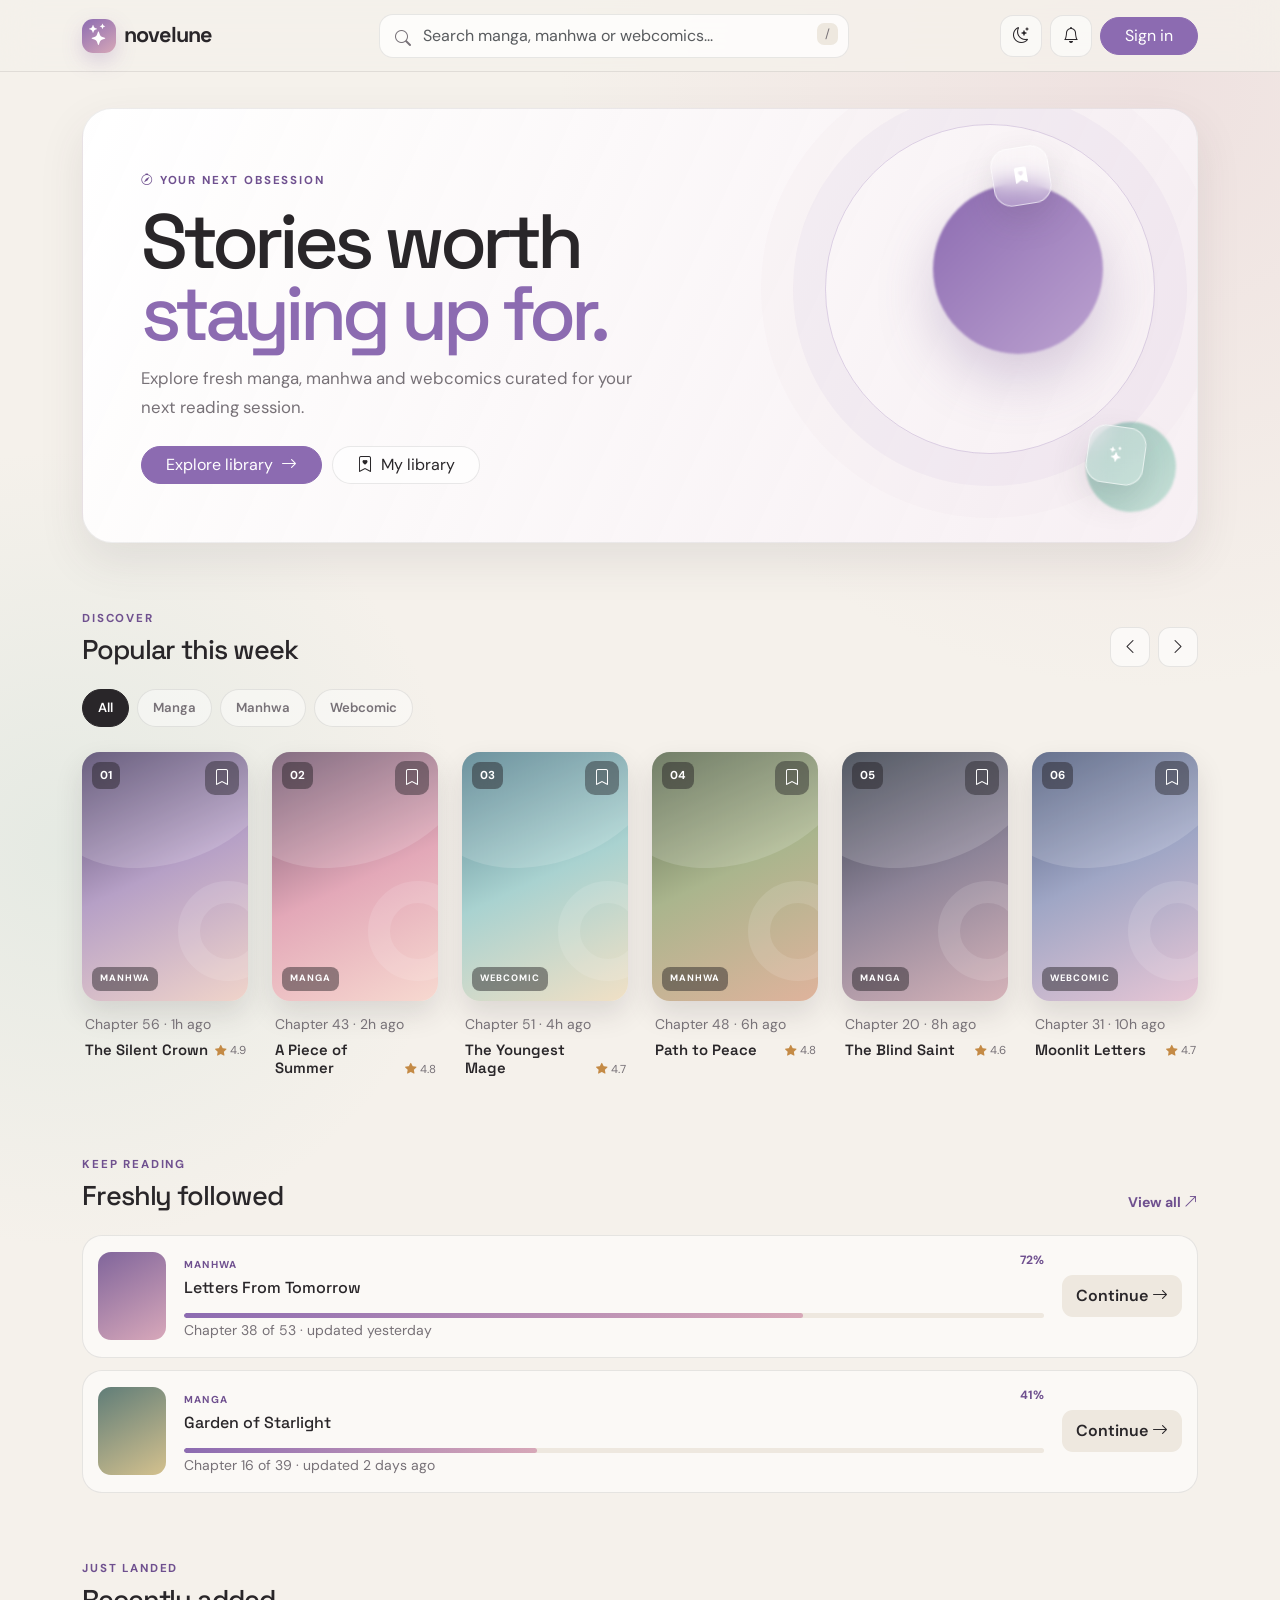
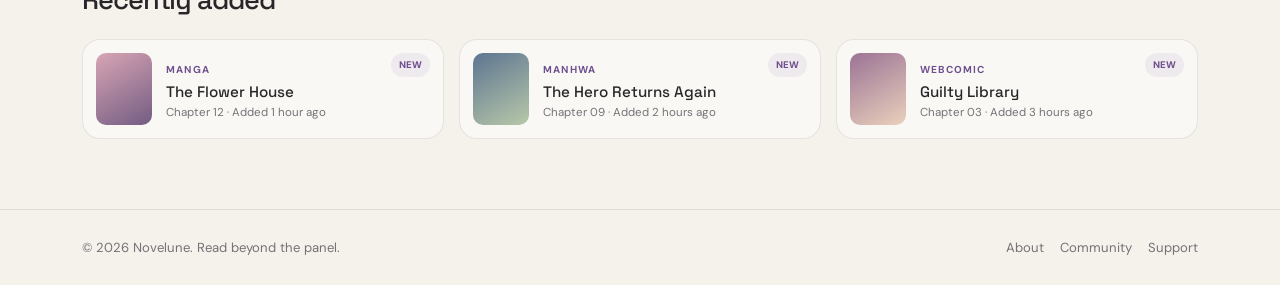
<file: CHATGPT_2/index.html>
<!DOCTYPE html>
<html lang="en">
<head>
  <meta charset="UTF-8">
  <meta name="viewport" content="width=device-width, initial-scale=1.0">
  <meta name="description" content="Novelune — discover manga, manhwa and webcomics in one elegant library.">
  <title>Novelune — Read Beyond the Panel</title>

  <!-- Bootstrap CSS -->
  <link
    href="https://cdn.jsdelivr.net/npm/bootstrap@5.3.3/dist/css/bootstrap.min.css"
    rel="stylesheet"
  >
  <!-- Bootstrap Icons -->
  <link
    href="https://cdn.jsdelivr.net/npm/bootstrap-icons@1.11.3/font/bootstrap-icons.min.css"
    rel="stylesheet"
  >
  <link rel="stylesheet" href="style.css">
</head>

<body>
  <nav class="navbar navbar-expand-lg fixed-top glass-nav">
    <div class="container-xl">
      <a class="navbar-brand d-flex align-items-center gap-2" href="#">
        <span class="brand-mark"><i class="bi bi-stars"></i></span>
        <span>novelune</span>
      </a>

      <button class="navbar-toggler border-0 shadow-none" type="button"
        data-bs-toggle="collapse" data-bs-target="#mainNav"
        aria-controls="mainNav" aria-expanded="false" aria-label="Toggle navigation">
        <i class="bi bi-list fs-2"></i>
      </button>

      <div class="collapse navbar-collapse" id="mainNav">
        <div class="search-wrap mx-lg-auto my-3 my-lg-0">
          <i class="bi bi-search"></i>
          <input id="searchInput" type="search" class="form-control"
            placeholder="Search manga, manhwa or webcomics..." autocomplete="off">
          <span class="search-shortcut d-none d-md-inline">/</span>
        </div>

        <div class="d-flex align-items-center gap-2">
          <button class="icon-btn" id="themeToggle" title="Toggle theme" aria-label="Toggle theme">
            <i class="bi bi-moon-stars"></i>
          </button>
          <button class="icon-btn" title="Notifications" aria-label="Notifications">
            <i class="bi bi-bell"></i>
          </button>
          <button class="btn btn-primary rounded-pill px-4">Sign in</button>
        </div>
      </div>
    </div>
  </nav>

  <main class="container-xl page-space">
    <section class="hero-panel">
      <div class="hero-content">
        <span class="eyebrow"><i class="bi bi-compass"></i> YOUR NEXT OBSESSION</span>
        <h1>Stories worth<br><span>staying up for.</span></h1>
        <p>Explore fresh manga, manhwa and webcomics curated for your next reading session.</p>
        <div class="hero-actions">
          <button class="btn btn-primary rounded-pill px-4" id="exploreBtn">
            Explore library <i class="bi bi-arrow-right ms-1"></i>
          </button>
          <button class="btn btn-soft rounded-pill px-4">
            <i class="bi bi-bookmark-heart me-1"></i> My library
          </button>
        </div>
      </div>
      <div class="hero-art" aria-hidden="true">
        <div class="orb orb-one"></div>
        <div class="orb orb-two"></div>
        <div class="floating-card card-a"><i class="bi bi-bookmark-heart-fill"></i></div>
        <div class="floating-card card-b"><i class="bi bi-stars"></i></div>
        <div class="hero-ring"></div>
      </div>
    </section>

    <section class="section-block" id="library">
      <div class="section-heading">
        <div>
          <span class="eyebrow">DISCOVER</span>
          <h2>Popular this week</h2>
        </div>
        <div class="section-controls">
          <button class="round-btn" id="prevBtn" aria-label="Previous"><i class="bi bi-chevron-left"></i></button>
          <button class="round-btn" id="nextBtn" aria-label="Next"><i class="bi bi-chevron-right"></i></button>
        </div>
      </div>

      <div class="filter-row">
        <button class="filter-btn active" data-filter="all">All</button>
        <button class="filter-btn" data-filter="manga">Manga</button>
        <button class="filter-btn" data-filter="manhwa">Manhwa</button>
        <button class="filter-btn" data-filter="webcomic">Webcomic</button>
      </div>

      <div class="row g-4" id="comicGrid">
        <article class="col-6 col-md-4 col-lg-3 col-xl-2 comic-column" data-type="manhwa" data-title="The Silent Crown">
          <div class="comic-card">
            <div class="cover cover-1">
              <span class="rank">01</span>
              <span class="cover-label">MANHWA</span>
              <button class="bookmark" aria-label="Favorite The Silent Crown"><i class="bi bi-bookmark"></i></button>
            </div>
            <div class="comic-meta">
              <small>Chapter 56 · 1h ago</small>
              <h3>The Silent Crown</h3>
              <span class="rating"><i class="bi bi-star-fill"></i> 4.9</span>
            </div>
          </div>
        </article>

        <article class="col-6 col-md-4 col-lg-3 col-xl-2 comic-column" data-type="manga" data-title="A Piece of Summer">
          <div class="comic-card">
            <div class="cover cover-2">
              <span class="rank">02</span>
              <span class="cover-label">MANGA</span>
              <button class="bookmark" aria-label="Favorite A Piece of Summer"><i class="bi bi-bookmark"></i></button>
            </div>
            <div class="comic-meta">
              <small>Chapter 43 · 2h ago</small>
              <h3>A Piece of Summer</h3>
              <span class="rating"><i class="bi bi-star-fill"></i> 4.8</span>
            </div>
          </div>
        </article>

        <article class="col-6 col-md-4 col-lg-3 col-xl-2 comic-column" data-type="webcomic" data-title="The Youngest Mage">
          <div class="comic-card">
            <div class="cover cover-3">
              <span class="rank">03</span>
              <span class="cover-label">WEBCOMIC</span>
              <button class="bookmark" aria-label="Favorite The Youngest Mage"><i class="bi bi-bookmark"></i></button>
            </div>
            <div class="comic-meta">
              <small>Chapter 51 · 4h ago</small>
              <h3>The Youngest Mage</h3>
              <span class="rating"><i class="bi bi-star-fill"></i> 4.7</span>
            </div>
          </div>
        </article>

        <article class="col-6 col-md-4 col-lg-3 col-xl-2 comic-column" data-type="manhwa" data-title="Path to Peace">
          <div class="comic-card">
            <div class="cover cover-4">
              <span class="rank">04</span>
              <span class="cover-label">MANHWA</span>
              <button class="bookmark" aria-label="Favorite Path to Peace"><i class="bi bi-bookmark"></i></button>
            </div>
            <div class="comic-meta">
              <small>Chapter 48 · 6h ago</small>
              <h3>Path to Peace</h3>
              <span class="rating"><i class="bi bi-star-fill"></i> 4.8</span>
            </div>
          </div>
        </article>

        <article class="col-6 col-md-4 col-lg-3 col-xl-2 comic-column" data-type="manga" data-title="The Blind Saint">
          <div class="comic-card">
            <div class="cover cover-5">
              <span class="rank">05</span>
              <span class="cover-label">MANGA</span>
              <button class="bookmark" aria-label="Favorite The Blind Saint"><i class="bi bi-bookmark"></i></button>
            </div>
            <div class="comic-meta">
              <small>Chapter 20 · 8h ago</small>
              <h3>The Blind Saint</h3>
              <span class="rating"><i class="bi bi-star-fill"></i> 4.6</span>
            </div>
          </div>
        </article>

        <article class="col-6 col-md-4 col-lg-3 col-xl-2 comic-column" data-type="webcomic" data-title="Moonlit Letters">
          <div class="comic-card">
            <div class="cover cover-6">
              <span class="rank">06</span>
              <span class="cover-label">WEBCOMIC</span>
              <button class="bookmark" aria-label="Favorite Moonlit Letters"><i class="bi bi-bookmark"></i></button>
            </div>
            <div class="comic-meta">
              <small>Chapter 31 · 10h ago</small>
              <h3>Moonlit Letters</h3>
              <span class="rating"><i class="bi bi-star-fill"></i> 4.7</span>
            </div>
          </div>
        </article>
      </div>

      <div id="emptyState" class="empty-state d-none">
        <i class="bi bi-search"></i>
        <h3>No stories found</h3>
        <p>Try another title or switch the category filter.</p>
      </div>
    </section>

    <section class="section-block">
      <div class="section-heading">
        <div>
          <span class="eyebrow">KEEP READING</span>
          <h2>Freshly followed</h2>
        </div>
        <a href="#" class="text-link">View all <i class="bi bi-arrow-up-right"></i></a>
      </div>

      <div class="follow-panel">
        <div class="follow-item">
          <div class="mini-cover mini-1"></div>
          <div class="flex-grow-1">
            <div class="d-flex justify-content-between gap-2">
              <div>
                <span class="type">MANHWA</span>
                <h3>Letters From Tomorrow</h3>
              </div>
              <span class="progress-label">72%</span>
            </div>
            <div class="progress mt-3" role="progressbar" aria-label="Reading progress">
              <div class="progress-bar" style="width:72%"></div>
            </div>
            <small>Chapter 38 of 53 · updated yesterday</small>
          </div>
          <button class="continue-btn">Continue <i class="bi bi-arrow-right"></i></button>
        </div>

        <div class="follow-item">
          <div class="mini-cover mini-2"></div>
          <div class="flex-grow-1">
            <div class="d-flex justify-content-between gap-2">
              <div>
                <span class="type">MANGA</span>
                <h3>Garden of Starlight</h3>
              </div>
              <span class="progress-label">41%</span>
            </div>
            <div class="progress mt-3" role="progressbar" aria-label="Reading progress">
              <div class="progress-bar" style="width:41%"></div>
            </div>
            <small>Chapter 16 of 39 · updated 2 days ago</small>
          </div>
          <button class="continue-btn">Continue <i class="bi bi-arrow-right"></i></button>
        </div>
      </div>
    </section>

    <section class="section-block">
      <div class="section-heading">
        <div>
          <span class="eyebrow">JUST LANDED</span>
          <h2>Recently added</h2>
        </div>
      </div>

      <div class="recent-list">
        <div class="recent-item">
          <div class="recent-cover recent-1"></div>
          <div class="flex-grow-1">
            <span class="type">MANGA</span>
            <h3>The Flower House</h3>
            <p>Chapter 12 · Added 1 hour ago</p>
          </div>
          <span class="new-pill">NEW</span>
        </div>

        <div class="recent-item">
          <div class="recent-cover recent-2"></div>
          <div class="flex-grow-1">
            <span class="type">MANHWA</span>
            <h3>The Hero Returns Again</h3>
            <p>Chapter 09 · Added 2 hours ago</p>
          </div>
          <span class="new-pill">NEW</span>
        </div>

        <div class="recent-item">
          <div class="recent-cover recent-3"></div>
          <div class="flex-grow-1">
            <span class="type">WEBCOMIC</span>
            <h3>Guilty Library</h3>
            <p>Chapter 03 · Added 3 hours ago</p>
          </div>
          <span class="new-pill">NEW</span>
        </div>
      </div>
    </section>
  </main>

  <footer class="site-footer">
    <div class="container-xl d-flex flex-column flex-md-row justify-content-between gap-3">
      <span>© 2026 Novelune. Read beyond the panel.</span>
      <div class="d-flex gap-3">
        <a href="#">About</a>
        <a href="#">Community</a>
        <a href="#">Support</a>
      </div>
    </div>
  </footer>

  <!-- Bootstrap JS -->
  <script src="https://cdn.jsdelivr.net/npm/bootstrap@5.3.3/dist/js/bootstrap.bundle.min.js"></script>
  <script src="script.js"></script>
</body>
</html>
</file>
<file: CHATGPT_2/style.css>
@import url('https://fonts.googleapis.com/css2?family=DM+Sans:wght@400;500;600;700&family=Space+Grotesk:wght@500;600;700&display=swap');

:root {
  --bg: #f5f1eb;
  --surface: #fffdf9;
  --surface-soft: #eee8df;
  --text: #292629;
  --muted: #777177;
  --line: rgba(42, 38, 41, .10);
  --primary: #8c6bb1;
  --primary-dark: #6f508f;
  --accent: #d7a8b8;
  --mint: #9cc8bd;
  --shadow: 0 18px 45px rgba(67, 54, 64, .10);
}

* { box-sizing: border-box; }

html { scroll-behavior: smooth; }

body {
  margin: 0;
  color: var(--text);
  background:
    radial-gradient(circle at 90% 5%, rgba(215, 168, 184, .22), transparent 28%),
    radial-gradient(circle at 5% 45%, rgba(156, 200, 189, .18), transparent 25%),
    var(--bg);
  font-family: "DM Sans", sans-serif;
}

h1, h2, h3, .navbar-brand {
  font-family: "Space Grotesk", sans-serif;
}

a { color: inherit; text-decoration: none; }

.glass-nav {
  min-height: 72px;
  background: rgba(245, 241, 235, .82);
  backdrop-filter: blur(18px);
  border-bottom: 1px solid var(--line);
}

.navbar-brand {
  color: var(--text);
  font-weight: 700;
  letter-spacing: -.04em;
  font-size: 1.35rem;
}

.brand-mark {
  width: 34px;
  height: 34px;
  display: grid;
  place-items: center;
  color: #fff;
  background: linear-gradient(145deg, var(--primary), var(--accent));
  border-radius: 11px;
  box-shadow: 0 8px 20px rgba(140, 107, 177, .25);
}

.search-wrap {
  width: min(470px, 100%);
  position: relative;
}

.search-wrap .form-control {
  height: 44px;
  padding: 0 68px 0 43px;
  color: var(--text);
  background: rgba(255,255,255,.72);
  border: 1px solid var(--line);
  border-radius: 14px;
  box-shadow: none;
}

.search-wrap .form-control:focus {
  border-color: rgba(140,107,177,.45);
  box-shadow: 0 0 0 4px rgba(140,107,177,.10);
}

.search-wrap > i {
  position: absolute;
  z-index: 2;
  top: 13px;
  left: 16px;
  color: var(--muted);
}

.search-shortcut {
  position: absolute;
  top: 9px;
  right: 11px;
  padding: 2px 8px;
  color: var(--muted);
  background: var(--surface-soft);
  border-radius: 7px;
  font-size: .78rem;
}

.icon-btn, .round-btn {
  border: 1px solid var(--line);
  color: var(--text);
  background: rgba(255,255,255,.62);
  transition: .2s ease;
}

.icon-btn {
  width: 42px;
  height: 42px;
  border-radius: 13px;
}

.icon-btn:hover, .round-btn:hover {
  color: var(--primary-dark);
  transform: translateY(-2px);
  box-shadow: var(--shadow);
}

.btn-primary {
  background: var(--primary);
  border-color: var(--primary);
}

.btn-primary:hover {
  background: var(--primary-dark);
  border-color: var(--primary-dark);
}

.btn-soft {
  color: var(--text);
  background: rgba(255,255,255,.65);
  border: 1px solid var(--line);
}

.page-space {
  padding-top: 108px;
  padding-bottom: 70px;
}

.hero-panel {
  min-height: 360px;
  position: relative;
  overflow: hidden;
  display: flex;
  align-items: center;
  padding: 58px;
  border: 1px solid rgba(42,38,41,.08);
  border-radius: 30px;
  background:
    linear-gradient(115deg, rgba(255,255,255,.93), rgba(245,236,242,.82)),
    var(--surface);
  box-shadow: var(--shadow);
}

.hero-content {
  position: relative;
  z-index: 2;
  max-width: 570px;
}

.eyebrow {
  color: var(--primary-dark);
  font-size: .72rem;
  font-weight: 700;
  letter-spacing: .16em;
}

.hero-content h1 {
  margin: 14px 0 15px;
  font-size: clamp(2.8rem, 6vw, 5.2rem);
  line-height: .94;
  letter-spacing: -.065em;
}

.hero-content h1 span {
  color: var(--primary);
}

.hero-content p {
  max-width: 500px;
  margin-bottom: 25px;
  color: var(--muted);
  font-size: 1.05rem;
  line-height: 1.7;
}

.hero-actions {
  display: flex;
  gap: 10px;
  flex-wrap: wrap;
}

.hero-art {
  position: absolute;
  inset: 0 0 0 auto;
  width: 47%;
  pointer-events: none;
}

.hero-ring {
  width: 330px;
  height: 330px;
  position: absolute;
  right: 8%;
  top: 15px;
  border: 1px solid rgba(140,107,177,.28);
  border-radius: 50%;
  box-shadow:
    0 0 0 32px rgba(140,107,177,.05),
    0 0 0 64px rgba(215,168,184,.05);
}

.orb {
  position: absolute;
  border-radius: 50%;
  filter: blur(1px);
}

.orb-one {
  width: 170px;
  height: 170px;
  top: 75px;
  right: 18%;
  background: linear-gradient(135deg, var(--primary), #bca2d0);
  box-shadow: 0 25px 55px rgba(111,80,143,.25);
}

.orb-two {
  width: 90px;
  height: 90px;
  right: 4%;
  bottom: 30px;
  background: linear-gradient(135deg, var(--mint), #c8e0d8);
}

.floating-card {
  position: absolute;
  z-index: 3;
  width: 58px;
  height: 58px;
  display: grid;
  place-items: center;
  color: #fff;
  border: 1px solid rgba(255,255,255,.6);
  border-radius: 18px;
  background: rgba(255,255,255,.22);
  backdrop-filter: blur(12px);
  box-shadow: 0 14px 35px rgba(74,60,75,.15);
}

.card-a { right: 28%; top: 38px; transform: rotate(-9deg); }
.card-b { right: 10%; bottom: 58px; transform: rotate(8deg); }

.section-block { margin-top: 62px; }

.section-heading {
  display: flex;
  align-items: end;
  justify-content: space-between;
  gap: 20px;
  margin-bottom: 22px;
}

.section-heading h2 {
  margin: 5px 0 0;
  font-size: 1.7rem;
  letter-spacing: -.04em;
}

.section-controls { display: flex; gap: 8px; }

.round-btn {
  width: 40px;
  height: 40px;
  border-radius: 12px;
}

.filter-row {
  display: flex;
  gap: 8px;
  margin-bottom: 25px;
  flex-wrap: wrap;
}

.filter-btn {
  border: 1px solid var(--line);
  padding: 8px 15px;
  border-radius: 999px;
  color: var(--muted);
  background: rgba(255,255,255,.45);
  font-weight: 600;
  font-size: .82rem;
}

.filter-btn.active {
  color: #fff;
  background: var(--text);
  border-color: var(--text);
}

.comic-card { height: 100%; }

.cover {
  aspect-ratio: 2 / 3;
  position: relative;
  overflow: hidden;
  border-radius: 18px;
  box-shadow: 0 13px 28px rgba(52,44,52,.13);
  transition: transform .25s ease, box-shadow .25s ease;
}

.cover::before, .cover::after {
  content: "";
  position: absolute;
  border-radius: 50%;
  opacity: .7;
}

.cover::before {
  width: 140%;
  height: 60%;
  top: -15%;
  left: -20%;
  background: rgba(255,255,255,.22);
  transform: rotate(-18deg);
}

.cover::after {
  width: 100px;
  height: 100px;
  right: -30px;
  bottom: 20px;
  border: 22px solid rgba(255,255,255,.17);
}

.cover:hover {
  transform: translateY(-8px) rotate(-1deg);
  box-shadow: 0 24px 45px rgba(52,44,52,.20);
}

.cover-1 { background: linear-gradient(155deg, #4e4267, #b6a0c6 48%, #f0d4ca); }
.cover-2 { background: linear-gradient(155deg, #6e536b, #e3a8b8 52%, #f7d9d0); }
.cover-3 { background: linear-gradient(155deg, #527e8c, #a9d2d0 50%, #f1e0c5); }
.cover-4 { background: linear-gradient(155deg, #58664c, #aab58d 48%, #dfb39c); }
.cover-5 { background: linear-gradient(155deg, #343b47, #8d8498 50%, #d6b3b9); }
.cover-6 { background: linear-gradient(155deg, #4b5879, #9fa6c5 48%, #e7c6d5); }

.rank, .cover-label {
  position: absolute;
  z-index: 2;
  color: #fff;
  background: rgba(30,27,31,.45);
  backdrop-filter: blur(8px);
}

.rank {
  top: 10px;
  left: 10px;
  padding: 5px 8px;
  border-radius: 8px;
  font-size: .72rem;
  font-weight: 700;
}

.cover-label {
  left: 10px;
  bottom: 10px;
  padding: 5px 8px;
  border-radius: 8px;
  font-size: .58rem;
  font-weight: 700;
  letter-spacing: .11em;
}

.bookmark {
  position: absolute;
  z-index: 3;
  top: 9px;
  right: 9px;
  width: 34px;
  height: 34px;
  border: 0;
  color: #fff;
  background: rgba(30,27,31,.42);
  backdrop-filter: blur(8px);
  border-radius: 10px;
}

.bookmark.active {
  color: #fff;
  background: var(--primary);
}

.comic-meta {
  position: relative;
  padding: 11px 3px;
}

.comic-meta small, .follow-item small, .recent-item p {
  color: var(--muted);
}

.comic-meta h3 {
  margin: 5px 0 0;
  padding-right: 28px;
  font-size: .93rem;
  line-height: 1.25;
  font-weight: 600;
}

.rating {
  position: absolute;
  right: 2px;
  bottom: 11px;
  color: var(--muted);
  font-size: .72rem;
}

.rating i { color: #c48a45; }

.empty-state {
  padding: 55px 20px;
  text-align: center;
  border: 1px dashed var(--line);
  border-radius: 20px;
  color: var(--muted);
}

.empty-state i { font-size: 2rem; }
.empty-state h3 { color: var(--text); margin-top: 12px; }

.follow-panel {
  display: grid;
  gap: 12px;
}

.follow-item {
  display: flex;
  align-items: center;
  gap: 18px;
  padding: 15px;
  border: 1px solid var(--line);
  border-radius: 20px;
  background: rgba(255,255,255,.56);
  transition: .2s ease;
}

.follow-item:hover {
  transform: translateY(-2px);
  background: rgba(255,255,255,.82);
  box-shadow: var(--shadow);
}

.mini-cover {
  width: 68px;
  height: 88px;
  flex: 0 0 auto;
  border-radius: 13px;
}

.mini-1 { background: linear-gradient(150deg, #80659b, #d8a8ba); }
.mini-2 { background: linear-gradient(150deg, #607d78, #d4c18e); }

.follow-item h3 {
  margin: 3px 0 0;
  font-size: 1rem;
}

.type {
  color: var(--primary-dark);
  font-size: .63rem;
  font-weight: 700;
  letter-spacing: .12em;
}

.progress {
  height: 5px;
  background: var(--surface-soft);
}

.progress-bar {
  background: linear-gradient(90deg, var(--primary), var(--accent));
  border-radius: 99px;
}

.progress-label {
  color: var(--primary-dark);
  font-size: .75rem;
  font-weight: 700;
}

.continue-btn {
  flex: 0 0 auto;
  border: 0;
  padding: 9px 14px;
  border-radius: 11px;
  color: var(--text);
  background: var(--surface-soft);
  font-weight: 600;
}

.text-link {
  color: var(--primary-dark);
  font-size: .88rem;
  font-weight: 700;
}

.recent-list {
  display: grid;
  grid-template-columns: repeat(3, 1fr);
  gap: 15px;
}

.recent-item {
  display: flex;
  align-items: center;
  gap: 14px;
  padding: 13px;
  border: 1px solid var(--line);
  border-radius: 18px;
  background: rgba(255,255,255,.52);
}

.recent-cover {
  width: 56px;
  height: 72px;
  flex: 0 0 auto;
  border-radius: 10px;
}

.recent-1 { background: linear-gradient(150deg, #d8a5b4, #735c83); }
.recent-2 { background: linear-gradient(150deg, #5d7591, #b8c8a9); }
.recent-3 { background: linear-gradient(150deg, #9b7395, #ead1bc); }

.recent-item h3 {
  margin: 3px 0;
  font-size: .95rem;
}

.recent-item p {
  margin: 0;
  font-size: .72rem;
}

.new-pill {
  align-self: flex-start;
  padding: 5px 8px;
  border-radius: 99px;
  color: var(--primary-dark);
  background: rgba(140,107,177,.10);
  font-size: .6rem;
  font-weight: 800;
}

.site-footer {
  padding: 28px 0;
  border-top: 1px solid var(--line);
  color: var(--muted);
  font-size: .82rem;
}

.site-footer a:hover { color: var(--primary-dark); }

body.dark {
  --bg: #18161b;
  --surface: #211e24;
  --surface-soft: #2c2730;
  --text: #f3eef2;
  --muted: #aaa0aa;
  --line: rgba(255,255,255,.09);
  --shadow: 0 18px 45px rgba(0,0,0,.25);
  background:
    radial-gradient(circle at 90% 5%, rgba(140,107,177,.18), transparent 28%),
    radial-gradient(circle at 5% 45%, rgba(156,200,189,.09), transparent 25%),
    var(--bg);
}

body.dark .glass-nav {
  background: rgba(24,22,27,.82);
}

body.dark .search-wrap .form-control,
body.dark .icon-btn,
body.dark .btn-soft,
body.dark .follow-item,
body.dark .recent-item,
body.dark .filter-btn {
  color: var(--text);
  background: rgba(38,34,42,.72);
}

body.dark .hero-panel {
  background: linear-gradient(115deg, rgba(38,34,42,.95), rgba(50,42,51,.9));
}

body.dark .filter-btn.active {
  background: #f3eef2;
  color: #242027;
}

body.dark .hero-content p { color: var(--muted); }

@media (max-width: 991.98px) {
  .hero-art { opacity: .38; width: 55%; }
  .recent-list { grid-template-columns: 1fr; }
}

@media (max-width: 767.98px) {
  .page-space { padding-top: 92px; }
  .hero-panel { padding: 35px 25px; min-height: 440px; }
  .hero-art { width: 100%; opacity: .22; }
  .section-heading { align-items: start; }
  .follow-item { align-items: flex-start; }
  .continue-btn { margin-left: auto; }
  .follow-item .progress { margin-top: 8px !important; }
}

@media (max-width: 575.98px) {
  .hero-content h1 { font-size: 3rem; }
  .hero-panel { border-radius: 23px; }
  .follow-item { flex-wrap: wrap; }
  .follow-item .flex-grow-1 { min-width: calc(100% - 86px); }
  .continue-btn { width: 100%; }
  .section-block { margin-top: 45px; }
}
</file>
